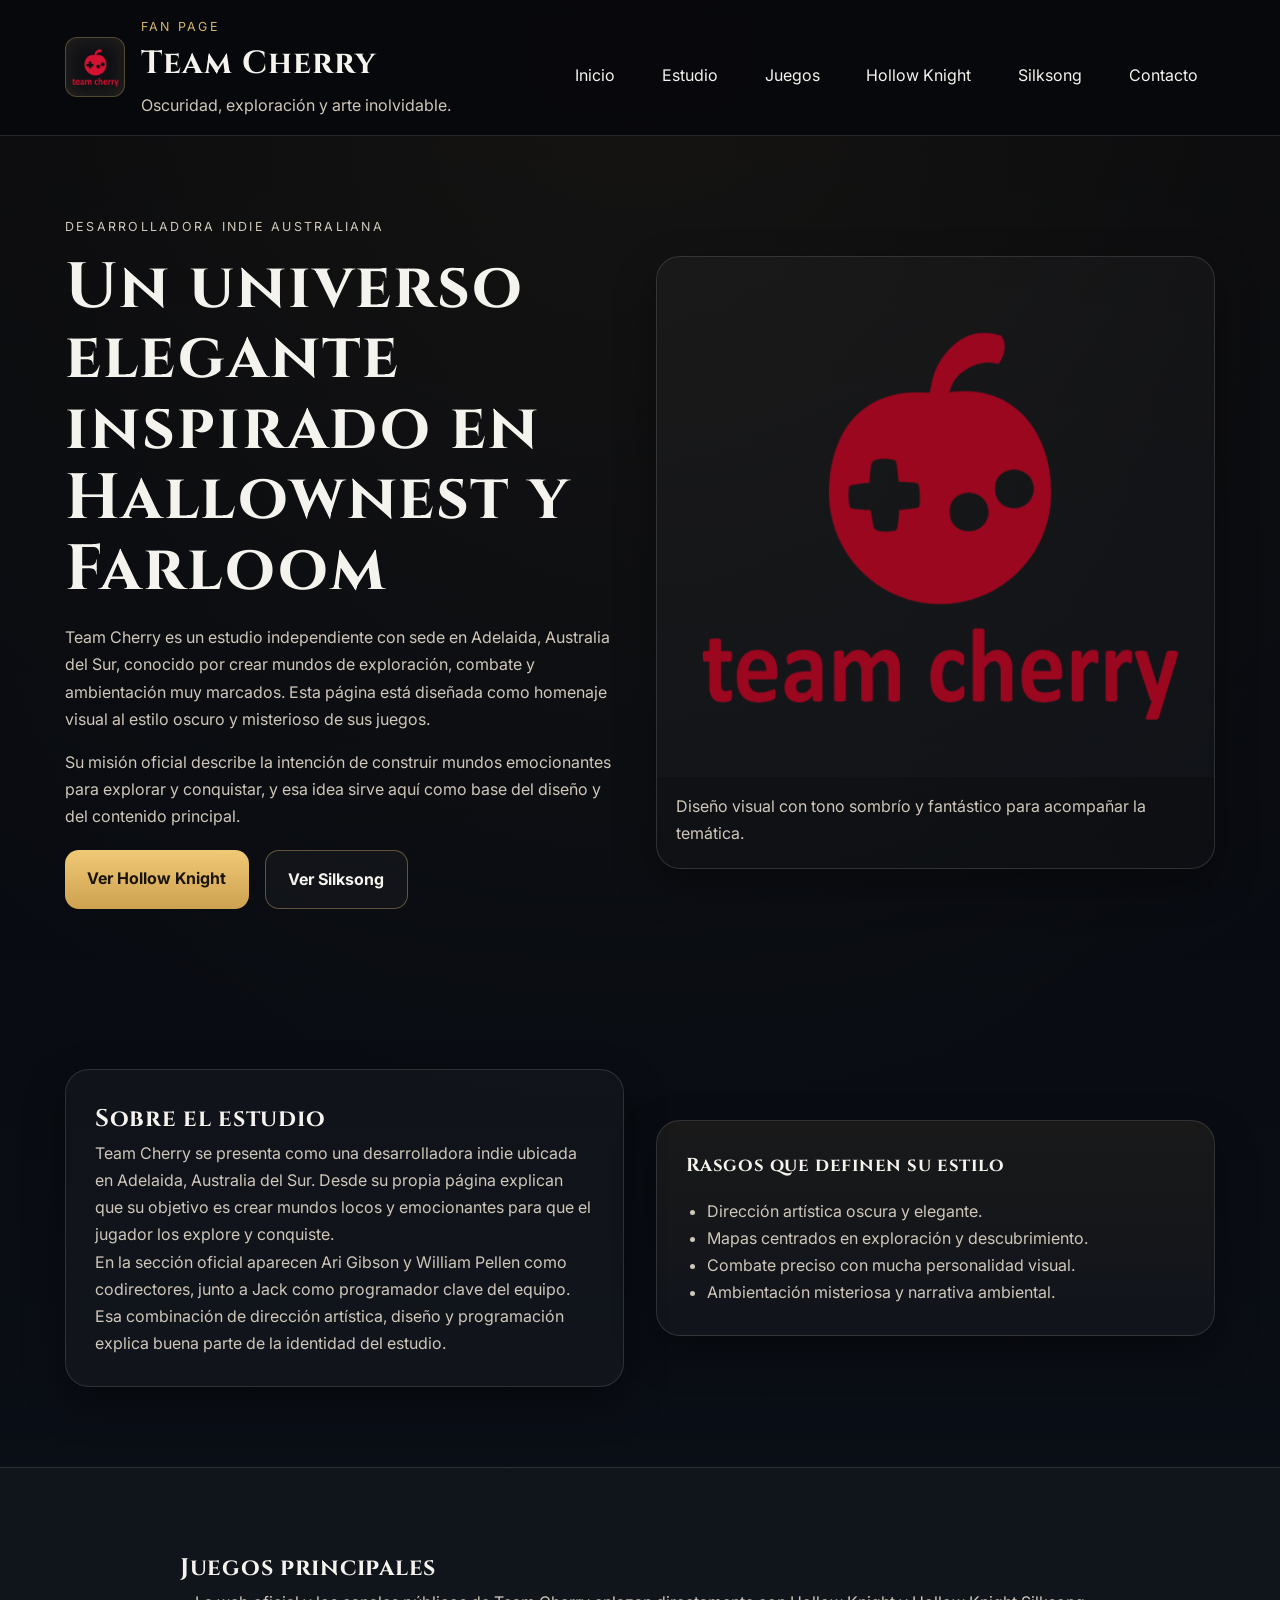
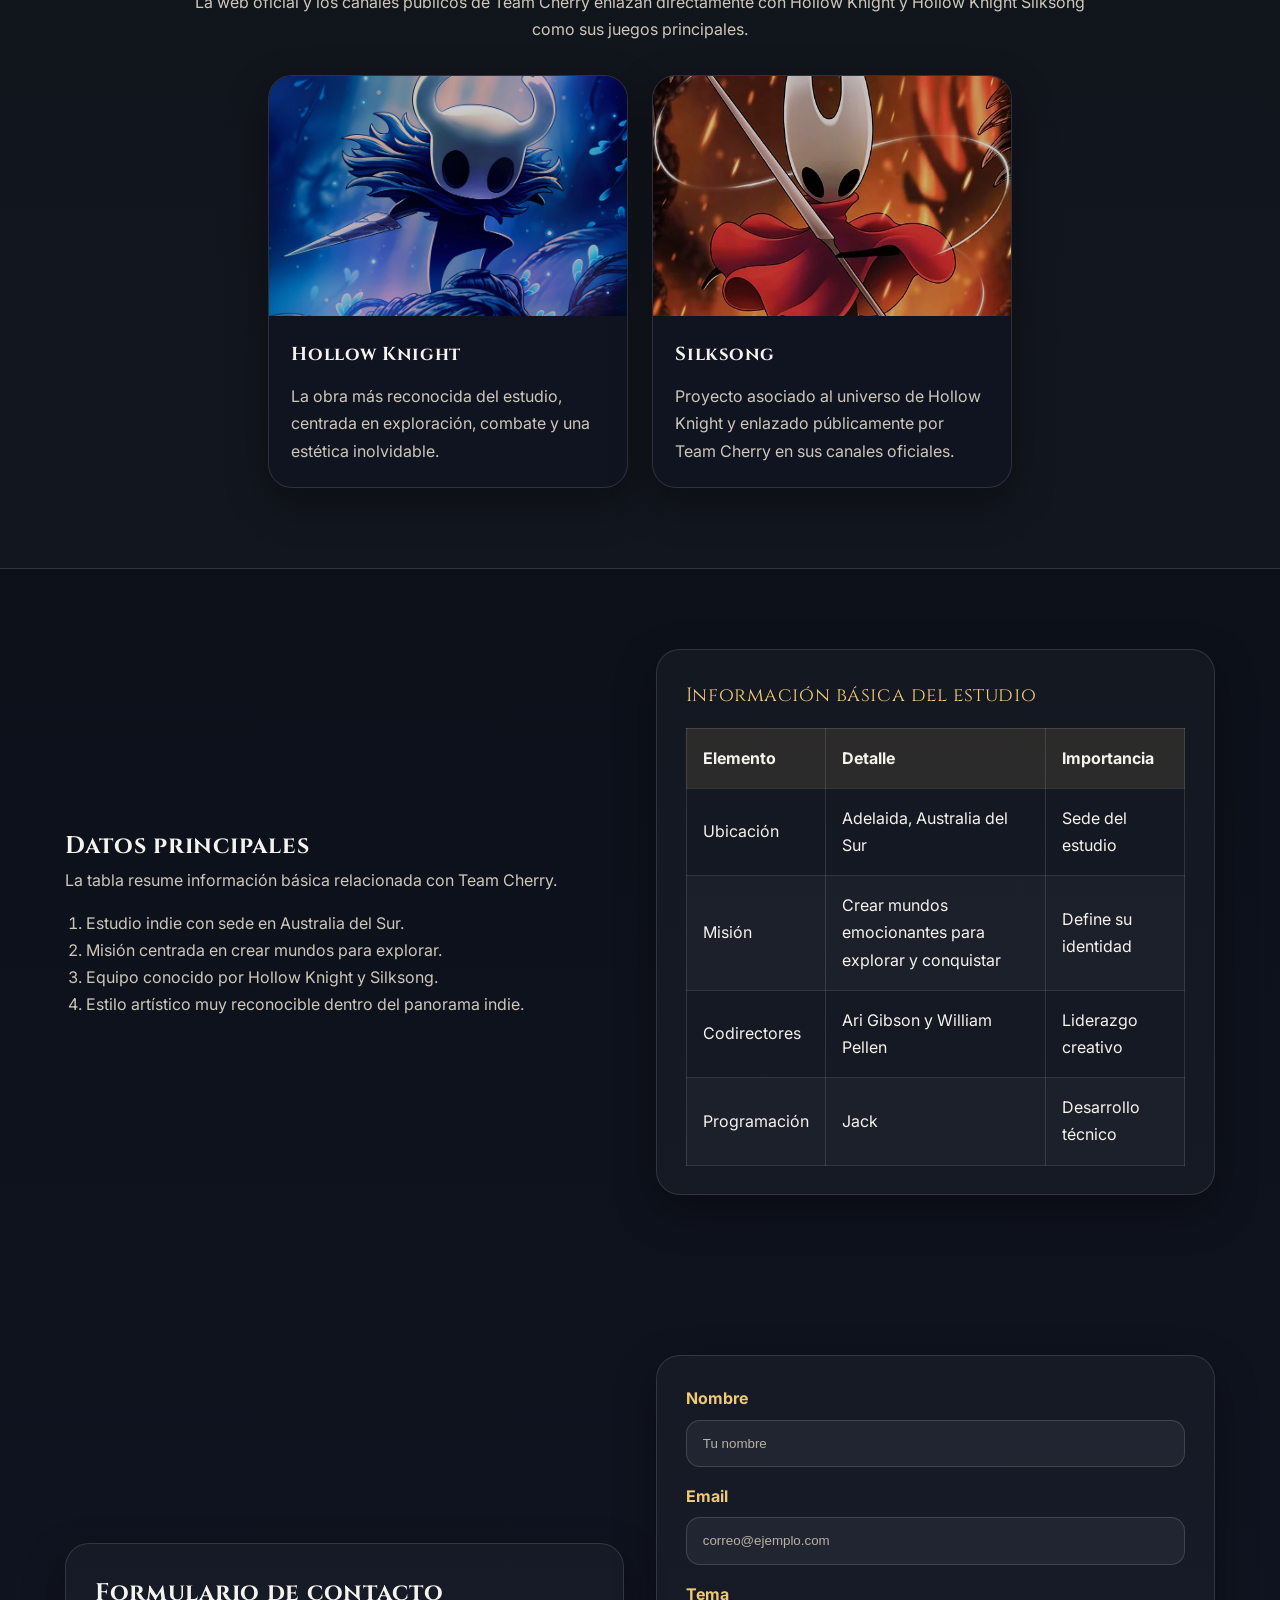
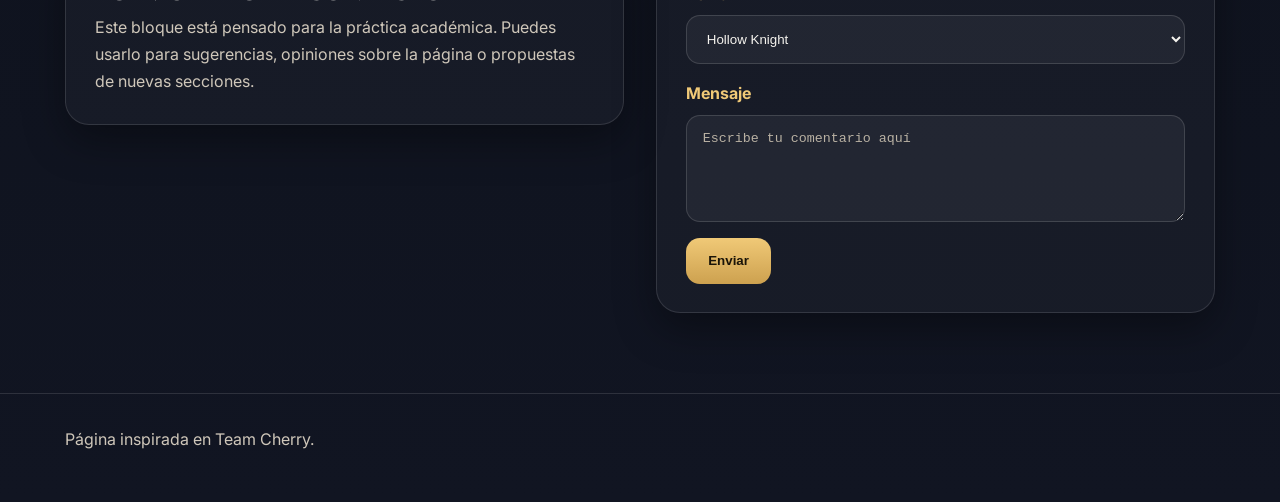
<file: Html/index.html>
<!DOCTYPE html>
<html lang="es">
<head>
  <meta charset="UTF-8">
  <meta name="viewport" content="width=device-width, initial-scale=1.0">
  <meta name="description" content="Página web inspirada en Team Cherry, estudio indie creador de Hollow Knight.">
  <title>Team Cherry | Fan Page</title>
  <link rel="preconnect" href="https://fonts.googleapis.com">
  <link rel="preconnect" href="https://fonts.gstatic.com" crossorigin>
  <link href="https://fonts.googleapis.com/css2?family=Cinzel:wght@600;700&family=Inter:wght@400;500;700&display=swap" rel="stylesheet">
  <link rel="stylesheet" href="../Css/estilos.css">
</head>
<body>
  <a class="skip-link" href="#contenido">Saltar al contenido</a>

  <header class="site-header" id="inicio">
    <div class="container topbar">
      <div class="logo-wrap">
        <img class="header-logo" src="../Imagenes/TeamCherry.png" alt="Logo de Team Cherry" width="60" height="60">
        <div>
          <p class="mini-title">Fan Page</p>
          <h1>Team Cherry</h1>
          <p class="slogan">Oscuridad, exploración y arte inolvidable.</p>
        </div>
      </div>
      <nav class="main-nav" aria-label="Navegación principal">
        <ul>
          <li><a href="index.html">Inicio</a></li>
          <li><a href="#estudio">Estudio</a></li>
          <li><a href="#juegos">Juegos</a></li>
          <li><a href="hollowknight.html">Hollow Knight</a></li>
          <li><a href="silksong.html">Silksong</a></li>
          <li><a href="#contacto">Contacto</a></li>
        </ul>
      </nav>
    </div>
  </header>

  <main id="contenido">
    <section class="hero">
      <div class="container hero-grid">
        <article class="hero-copy">
          <p class="mini-title">Desarrolladora indie australiana</p>
          <h2>Un universo elegante inspirado en Hallownest y Farloom</h2>
          <p>Team Cherry es un estudio independiente con sede en Adelaida, Australia del Sur, conocido por crear mundos de exploración, combate y ambientación muy marcados. Esta página está diseñada como homenaje visual al estilo oscuro y misterioso de sus juegos.</p>
          <p>Su misión oficial describe la intención de construir mundos emocionantes para explorar y conquistar, y esa idea sirve aquí como base del diseño y del contenido principal.</p>
          <div class="hero-actions">
            <a class="btn-primary" href="hollowknight.html">Ver Hollow Knight</a>
            <a class="btn-secondary" href="silksong.html">Ver Silksong</a>
          </div>
        </article>
        <figure class="hero-panel">
          <img src="../Imagenes/TeamCherry.png" alt="Ilustración oscura de estilo fantástico inspirada en una aventura indie" width="900" height="1100" loading="lazy">
          <figcaption>Diseño visual con tono sombrío y fantástico para acompañar la temática.</figcaption>
        </figure>
      </div>
    </section>

    <section class="section" id="estudio">
      <div class="container two-col">
        <article class="panel">
          <h2>Sobre el estudio</h2>
          <p>Team Cherry se presenta como una desarrolladora indie ubicada en Adelaida, Australia del Sur. Desde su propia página explican que su objetivo es crear mundos locos y emocionantes para que el jugador los explore y conquiste.</p>
          <p>En la sección oficial aparecen Ari Gibson y William Pellen como codirectores, junto a Jack como programador clave del equipo. Esa combinación de dirección artística, diseño y programación explica buena parte de la identidad del estudio.</p>
        </article>
        <aside class="panel light-panel">
          <h3>Rasgos que definen su estilo</h3>
          <ul>
            <li>Dirección artística oscura y elegante.</li>
            <li>Mapas centrados en exploración y descubrimiento.</li>
            <li>Combate preciso con mucha personalidad visual.</li>
            <li>Ambientación misteriosa y narrativa ambiental.</li>
          </ul>
        </aside>
      </div>
    </section>

    <section class="section alt-bg" id="juegos">
      <div class="container narrow-block">
        <h2>Juegos principales</h2>
        <p class="section-text centered-text">La web oficial y los canales públicos de Team Cherry enlazan directamente con Hollow Knight y Hollow Knight Silksong como sus juegos principales.</p>
        <div class="cards two-cards">
          <article class="card">
            <img src="../Imagenes/HollowKnight.png" alt="Paisaje oscuro inspirado en una aventura subterránea" width="700" height="420" loading="lazy">
            <div class="card-content">
              <h3>Hollow Knight</h3>
              <p>La obra más reconocida del estudio, centrada en exploración, combate y una estética inolvidable.</p>
            </div>
          </article>
          <article class="card">
            <img src="../Imagenes/Silksong.png" alt="Escenario fantástico con tonos rojos inspirado en una nueva aventura" width="700" height="420" loading="lazy">
            <div class="card-content">
              <h3>Silksong</h3>
              <p>Proyecto asociado al universo de Hollow Knight y enlazado públicamente por Team Cherry en sus canales oficiales.</p>
            </div>
          </article>
        </div>
      </div>
    </section>

    <section class="section" id="tabla">
      <div class="container table-layout">
        <article>
          <h2>Datos principales</h2>
          <p>La tabla resume información básica relacionada con Team Cherry.</p>
          <ol>
            <li>Estudio indie con sede en Australia del Sur.</li>
            <li>Misión centrada en crear mundos para explorar.</li>
            <li>Equipo conocido por Hollow Knight y Silksong.</li>
            <li>Estilo artístico muy reconocible dentro del panorama indie.</li>
          </ol>
        </article>
        <div class="table-wrap">
          <table>
            <caption>Información básica del estudio</caption>
            <thead>
              <tr>
                <th>Elemento</th>
                <th>Detalle</th>
                <th>Importancia</th>
              </tr>
            </thead>
            <tbody>
              <tr>
                <td>Ubicación</td>
                <td>Adelaida, Australia del Sur</td>
                <td>Sede del estudio</td>
              </tr>
              <tr>
                <td>Misión</td>
                <td>Crear mundos emocionantes para explorar y conquistar</td>
                <td>Define su identidad</td>
              </tr>
              <tr>
                <td>Codirectores</td>
                <td>Ari Gibson y William Pellen</td>
                <td>Liderazgo creativo</td>
              </tr>
              <tr>
                <td>Programación</td>
                <td>Jack</td>
                <td>Desarrollo técnico</td>
              </tr>
            </tbody>
          </table>
        </div>
      </div>
    </section>

    <section class="section contact-section" id="contacto">
      <div class="container contact-grid">
        <article class="panel">
          <h2>Formulario de contacto</h2>
          <p>Este bloque está pensado para la práctica académica. Puedes usarlo para sugerencias, opiniones sobre la página o propuestas de nuevas secciones.</p>
        </article>
        <form class="contact-form" action="#" method="post">
          <div class="form-group">
            <label for="nombre">Nombre</label>
            <input type="text" id="nombre" name="nombre" placeholder="Tu nombre" required>
          </div>
          <div class="form-group">
            <label for="email">Email</label>
            <input type="email" id="email" name="email" placeholder="correo@ejemplo.com" required>
          </div>
          <div class="form-group">
            <label for="tema">Tema</label>
            <select id="tema" name="tema">
              <option value="hollowknight">Hollow Knight</option>
              <option value="silksong">Silksong</option>
              <option value="estudio">Sobre el estudio</option>
              <option value="otra">Otra sugerencia</option>
            </select>
          </div>
          <div class="form-group">
            <label for="mensaje">Mensaje</label>
            <textarea id="mensaje" name="mensaje" rows="5" placeholder="Escribe tu comentario aquí"></textarea>
          </div>
          <button type="submit" class="btn-primary">Enviar</button>
        </form>
      </div>
    </section>
  </main>

  <footer class="site-footer">
    <div class="container footer-content">
      <p>Página inspirada en Team Cherry.</p>
    </div>
  </footer>
</body>
</html>
</file>
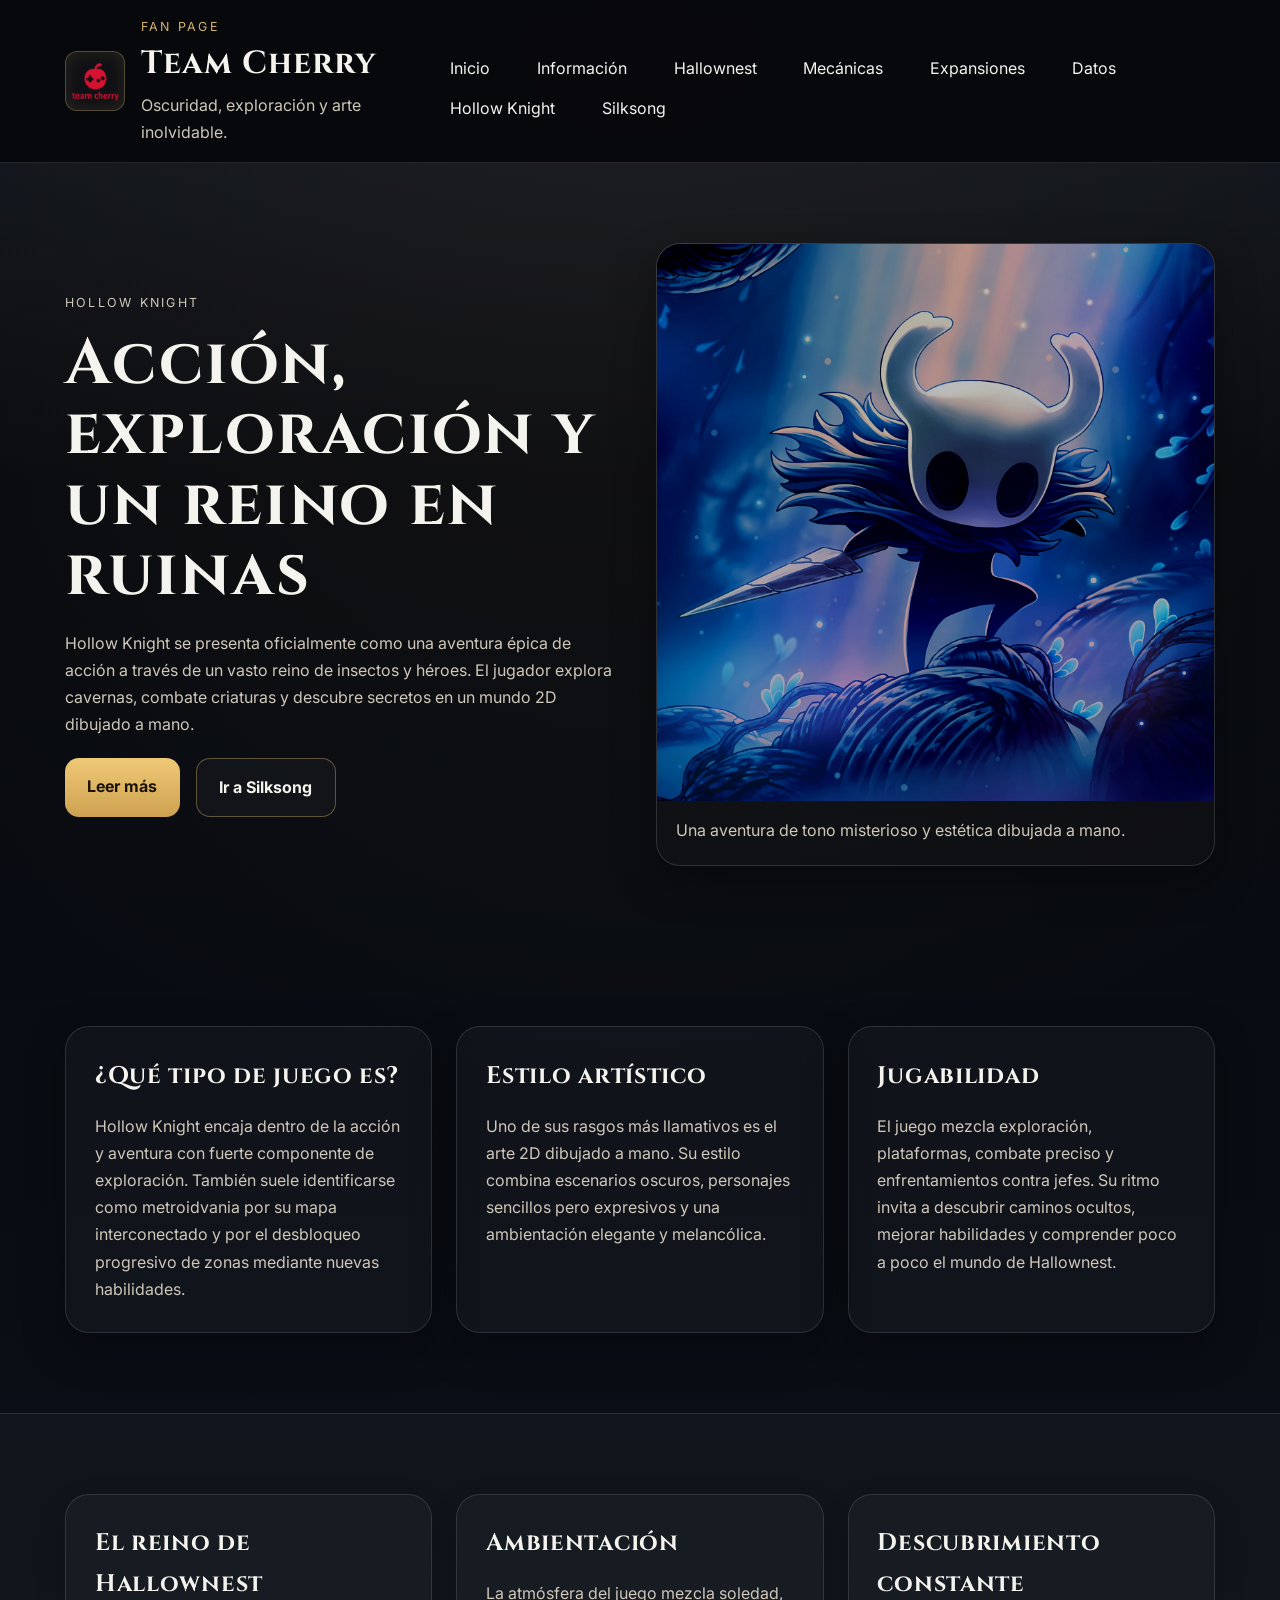
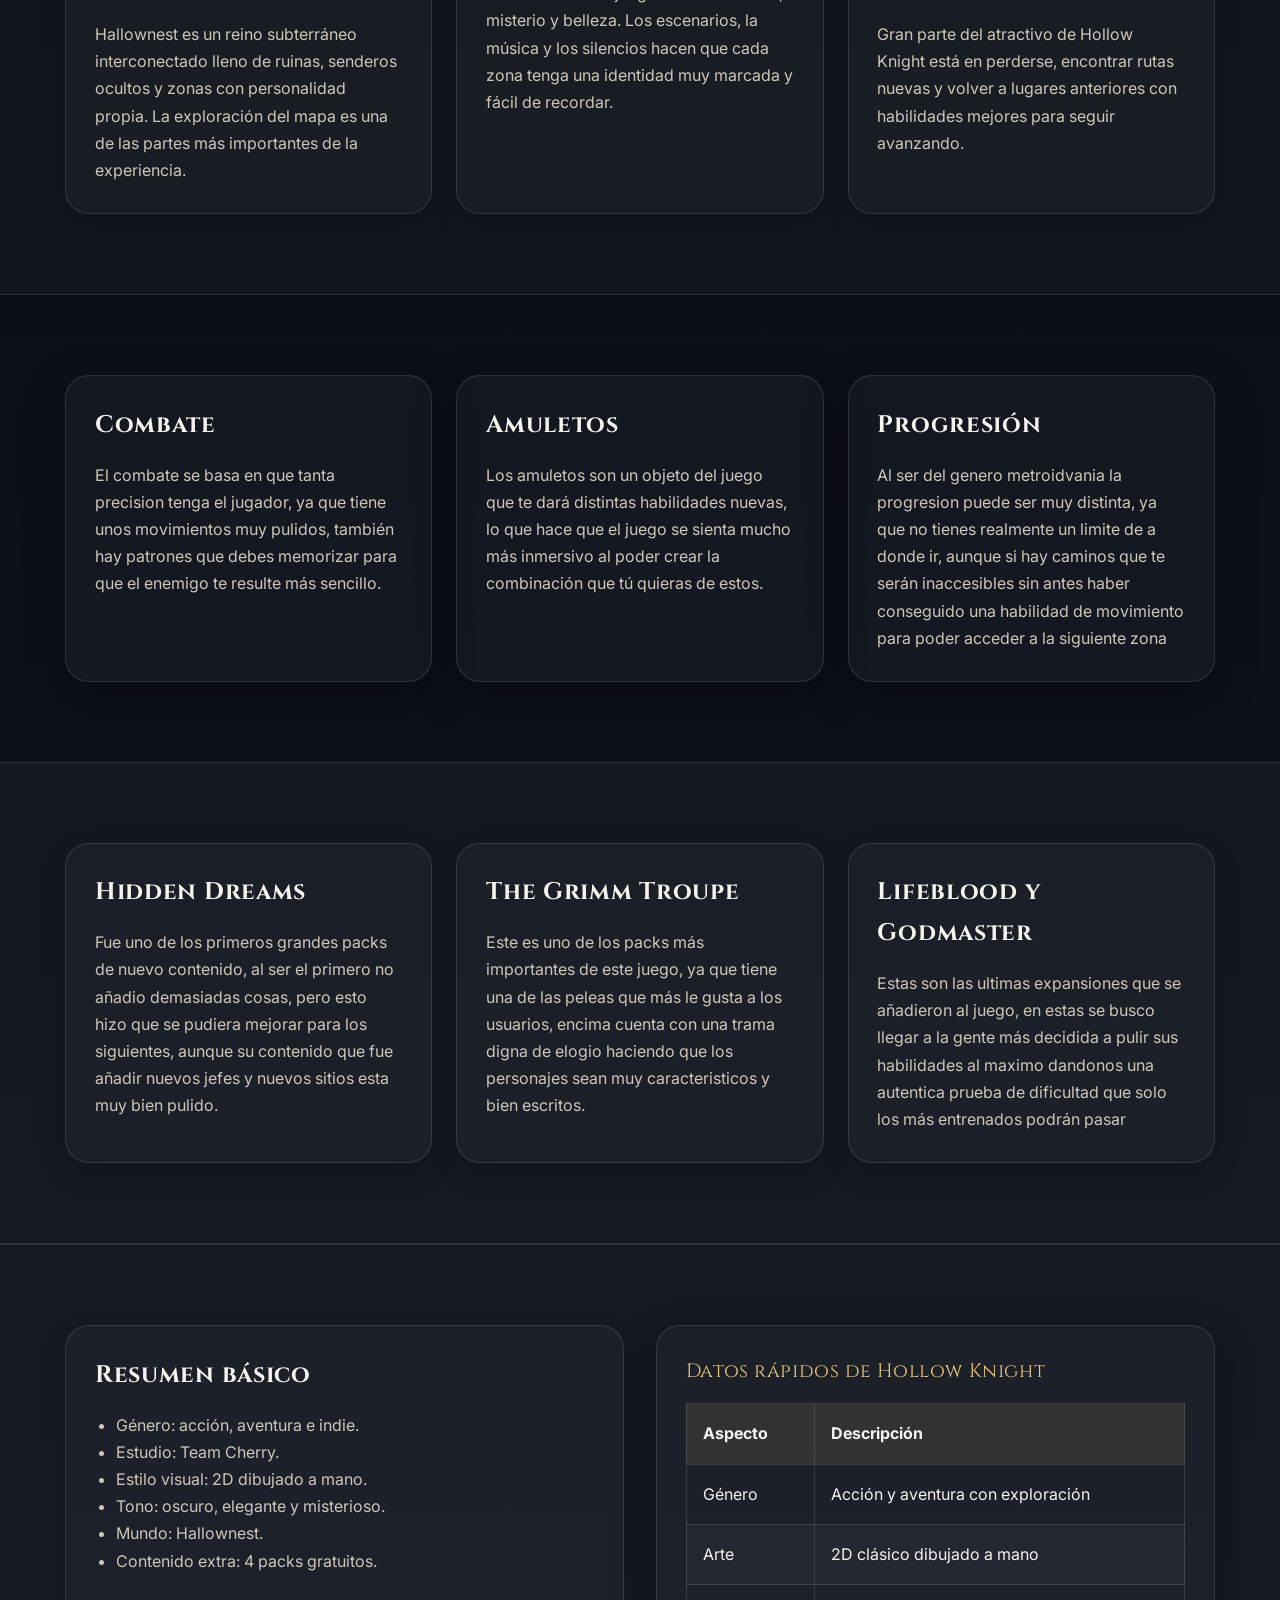
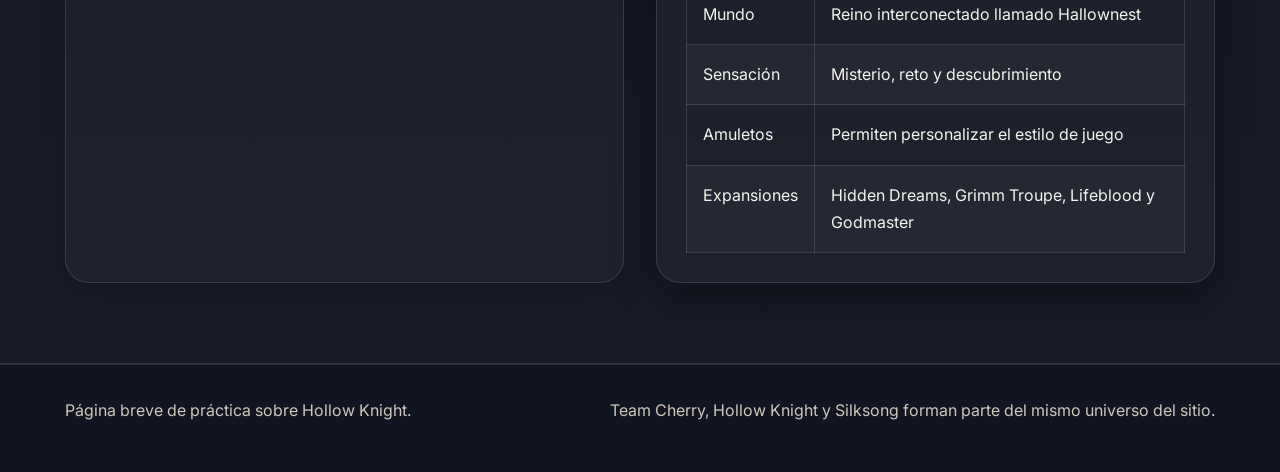
<file: Html/hollowknight.html>
<!DOCTYPE html>
<html lang="es">
<head>
  <meta charset="UTF-8">
  <meta name="viewport" content="width=device-width, initial-scale=1.0">
  <meta name="description" content="Página breve sobre Hollow Knight con información básica del juego.">
  <title>Hollow Knight | Team Cherry Fan Page</title>
  <link rel="preconnect" href="https://fonts.googleapis.com">
  <link rel="preconnect" href="https://fonts.gstatic.com" crossorigin>
  <link href="https://fonts.googleapis.com/css2?family=Cinzel:wght@600;700&family=Inter:wght@400;500;700&display=swap" rel="stylesheet">
  <link rel="stylesheet" href="../Css/estilos.css">
  <link rel="stylesheet" href="../Css/hollowknight.css">
</head>
<body class="hk-page">
  <a class="skip-link" href="#contenido">Saltar al contenido</a>

  <header class="site-header" id="inicio">
    <div class="container topbar">
      <div class="logo-wrap">
        <img class="header-logo" src="../Imagenes/TeamCherry.png" alt="Logo de Team Cherry" width="60" height="60">
        <div>
          <p class="mini-title">Fan Page</p>
          <h1>Team Cherry</h1>
          <p class="slogan">Oscuridad, exploración y arte inolvidable.</p>
        </div>
      </div>
      <nav class="main-nav" aria-label="Navegación principal">
        <ul>
          <li><a href="index.html">Inicio</a></li>
          <li><a href="#info">Información</a></li>
          <li><a href="#hallownest">Hallownest</a></li>
          <li><a href="#mecanicas">Mecánicas</a></li>
          <li><a href="#expansiones">Expansiones</a></li>
          <li><a href="#tabla">Datos</a></li>
          <li><a href="hollowknight.html">Hollow Knight</a></li>
          <li><a href="silksong.html">Silksong</a></li>
        </ul>
      </nav>
    </div>
  </header>

  <main id="contenido">
    <section class="hero hero-game hk-hero short-hero">
      <div class="container hero-grid">
        <article class="hero-copy">
          <p class="mini-title">Hollow Knight</p>
          <h2>Acción, exploración y un reino en ruinas</h2>
          <p>Hollow Knight se presenta oficialmente como una aventura épica de acción a través de un vasto reino de insectos y héroes. El jugador explora cavernas, combate criaturas y descubre secretos en un mundo 2D dibujado a mano.</p>
          <div class="hero-actions">
            <a class="btn-primary" href="#info">Leer más</a>
            <a class="btn-secondary" href="silksong.html">Ir a Silksong</a>
          </div>
        </article>

        <figure class="hero-panel">
          <img src="../Imagenes/HollowKnight.png" alt="Escenario oscuro inspirado en Hollow Knight" width="900" height="1000" loading="lazy">
          <figcaption>Una aventura de tono misterioso y estética dibujada a mano.</figcaption>
        </figure>
      </div>
    </section>

    <section class="section" id="info">
      <div class="container simple-grid">
        <article class="panel">
          <h2>¿Qué tipo de juego es?</h2>
          <p>Hollow Knight encaja dentro de la acción y aventura con fuerte componente de exploración. También suele identificarse como metroidvania por su mapa interconectado y por el desbloqueo progresivo de zonas mediante nuevas habilidades.</p>
        </article>

        <article class="panel">
          <h2>Estilo artístico</h2>
          <p>Uno de sus rasgos más llamativos es el arte 2D dibujado a mano. Su estilo combina escenarios oscuros, personajes sencillos pero expresivos y una ambientación elegante y melancólica.</p>
        </article>

        <article class="panel">
          <h2>Jugabilidad</h2>
          <p>El juego mezcla exploración, plataformas, combate preciso y enfrentamientos contra jefes. Su ritmo invita a descubrir caminos ocultos, mejorar habilidades y comprender poco a poco el mundo de Hallownest.</p>
        </article>
      </div>
    </section>

    <section class="section alt-bg" id="hallownest">
      <div class="container simple-grid">
        <article class="panel">
          <h2>El reino de Hallownest</h2>
          <p>Hallownest es un reino subterráneo interconectado lleno de ruinas, senderos ocultos y zonas con personalidad propia. La exploración del mapa es una de las partes más importantes de la experiencia.</p>
        </article>

        <article class="panel">
          <h2>Ambientación</h2>
          <p>La atmósfera del juego mezcla soledad, misterio y belleza. Los escenarios, la música y los silencios hacen que cada zona tenga una identidad muy marcada y fácil de recordar.</p>
        </article>

        <article class="panel">
          <h2>Descubrimiento constante</h2>
          <p>Gran parte del atractivo de Hollow Knight está en perderse, encontrar rutas nuevas y volver a lugares anteriores con habilidades mejores para seguir avanzando.</p>
        </article>
      </div>
    </section>

    <section class="section" id="mecanicas">
      <div class="container simple-grid">
        <article class="panel">
          <h2>Combate</h2>
          <p>El combate se basa en que tanta precision tenga el jugador, ya que tiene unos movimientos muy pulidos, también hay patrones que debes memorizar para que el enemigo te resulte más sencillo.</p>
			
		</article>

        <article class="panel">
          <h2>Amuletos</h2>
          <p>Los amuletos son un objeto del juego que te dará distintas habilidades nuevas, lo que hace que el juego se sienta mucho más inmersivo al poder crear la combinación que tú quieras de estos.</p>
        </article>

        <article class="panel">
          <h2>Progresión</h2>
          <p>Al ser del genero metroidvania la progresion puede ser muy distinta, ya que no tienes realmente un limite de a donde ir, aunque si hay caminos que te serán inaccesibles sin antes haber conseguido una habilidad de movimiento para poder acceder a la siguiente zona</p>
        </article>
      </div>
    </section>

    <section class="section alt-bg" id="expansiones">
      <div class="container simple-grid">
        <article class="panel">
          <h2>Hidden Dreams</h2>
          <p>Fue uno de los primeros grandes packs de nuevo contenido, al ser el primero no añadio demasiadas cosas, pero esto hizo que se pudiera mejorar para los siguientes, aunque su contenido que fue añadir nuevos jefes y nuevos sitios esta muy bien pulido.</p>
        </article>

        <article class="panel">
          <h2>The Grimm Troupe</h2>
          <p>Este es uno de los packs más importantes de este juego, ya que tiene una de las peleas que más le gusta a los usuarios, encima cuenta con una trama digna de elogio haciendo que los personajes sean muy caracteristicos y bien escritos.</p>
        </article>

        <article class="panel">
          <h2>Lifeblood y Godmaster</h2>
          <p>Estas son las ultimas expansiones que se añadieron al juego, en estas se busco llegar a la gente más decidida a pulir sus habilidades al maximo dandonos una autentica prueba de dificultad que solo los más entrenados podrán pasar</p>
        </article>
      </div>
    </section>

    <section class="section alt-bg" id="tabla">
      <div class="container table-layout">
        <article class="panel info-block">
          <h2>Resumen básico</h2>
          <ul>
            <li>Género: acción, aventura e indie.</li>
            <li>Estudio: Team Cherry.</li>
            <li>Estilo visual: 2D dibujado a mano.</li>
            <li>Tono: oscuro, elegante y misterioso.</li>
            <li>Mundo: Hallownest.</li>
            <li>Contenido extra: 4 packs gratuitos.</li>
          </ul>
        </article>

        <div class="table-wrap">
          <table>
            <caption>Datos rápidos de Hollow Knight</caption>
            <thead>
              <tr>
                <th>Aspecto</th>
                <th>Descripción</th>
              </tr>
            </thead>
            <tbody>
              <tr>
                <td>Género</td>
                <td>Acción y aventura con exploración</td>
              </tr>
              <tr>
                <td>Arte</td>
                <td>2D clásico dibujado a mano</td>
              </tr>
              <tr>
                <td>Mundo</td>
                <td>Reino interconectado llamado Hallownest</td>
              </tr>
              <tr>
                <td>Sensación</td>
                <td>Misterio, reto y descubrimiento</td>
              </tr>
              <tr>
                <td>Amuletos</td>
                <td>Permiten personalizar el estilo de juego</td>
              </tr>
              <tr>
                <td>Expansiones</td>
                <td>Hidden Dreams, Grimm Troupe, Lifeblood y Godmaster</td>
              </tr>
            </tbody>
          </table>
        </div>
      </div>
    </section>
  </main>

  <footer class="site-footer">
    <div class="container footer-content">
      <p>Página breve de práctica sobre Hollow Knight.</p>
      <p>Team Cherry, Hollow Knight y Silksong forman parte del mismo universo del sitio.</p>
    </div>
  </footer>
</body>
</html>
</file>
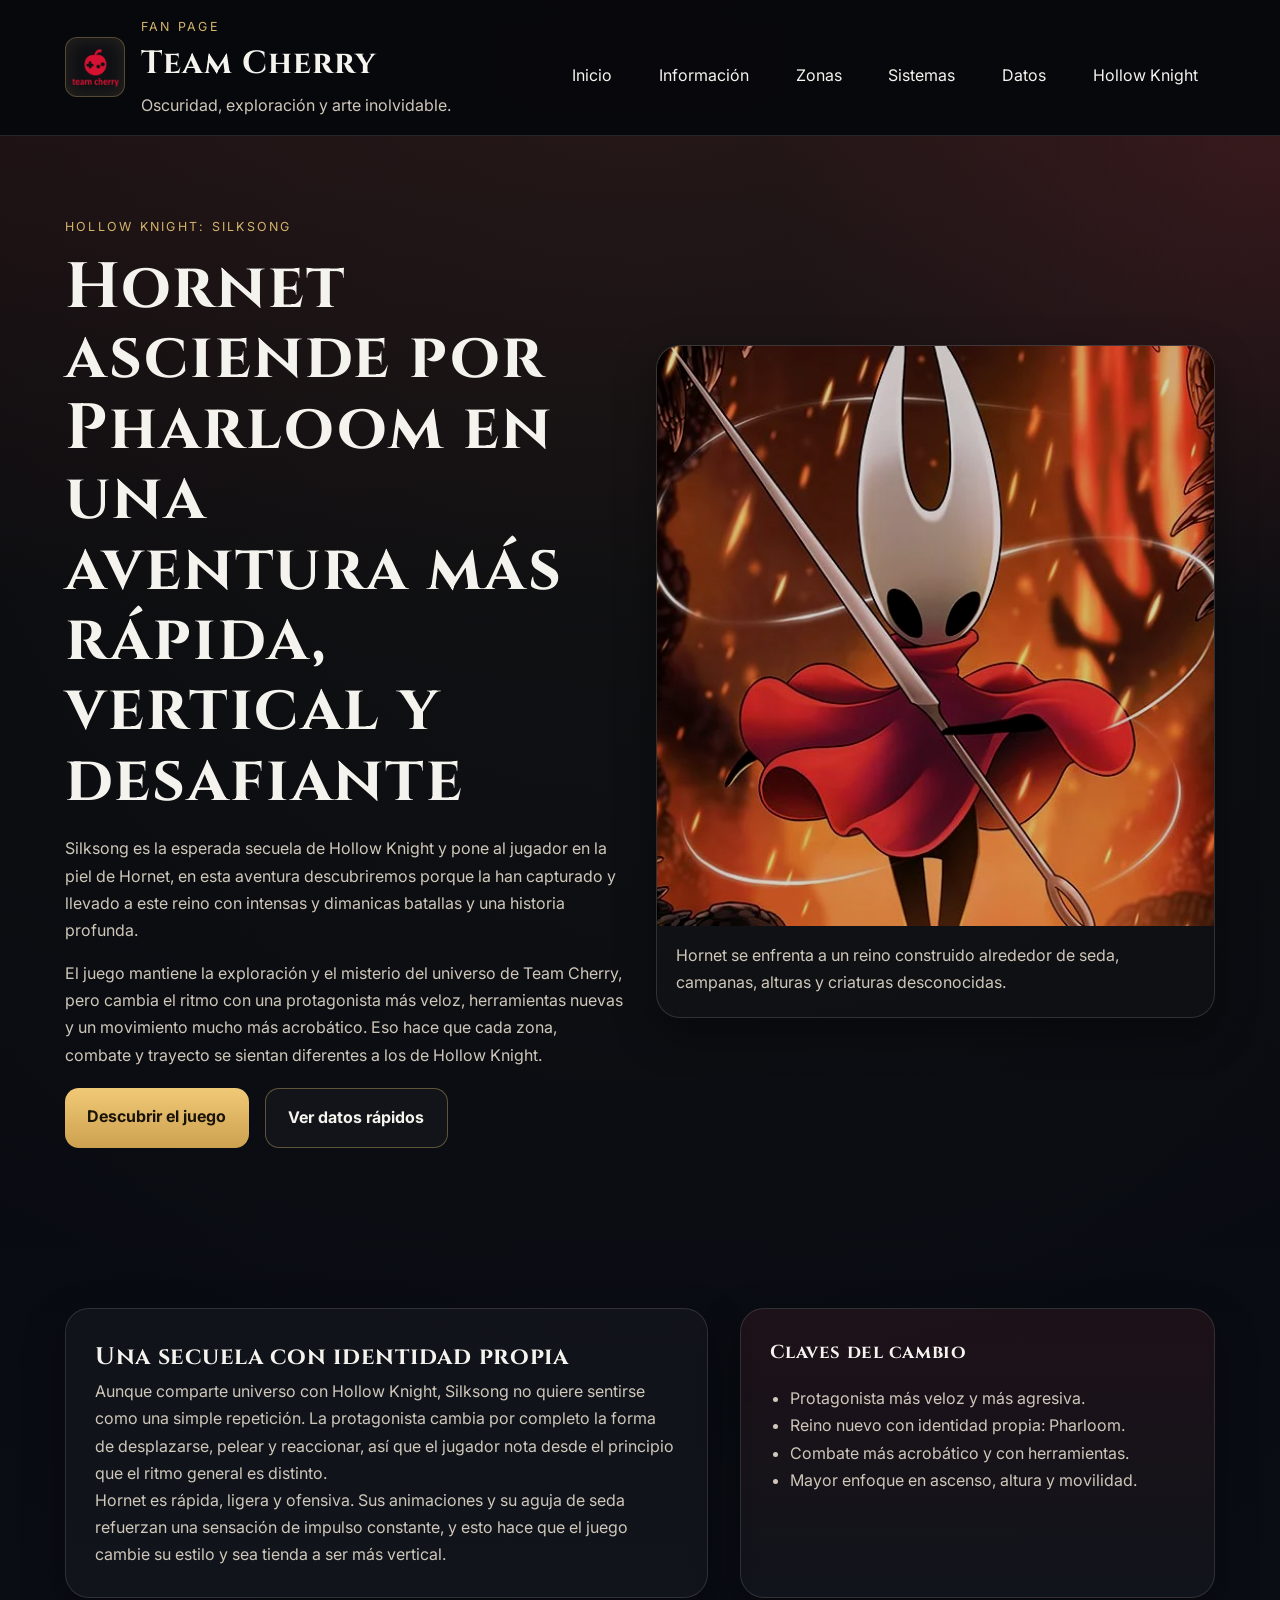
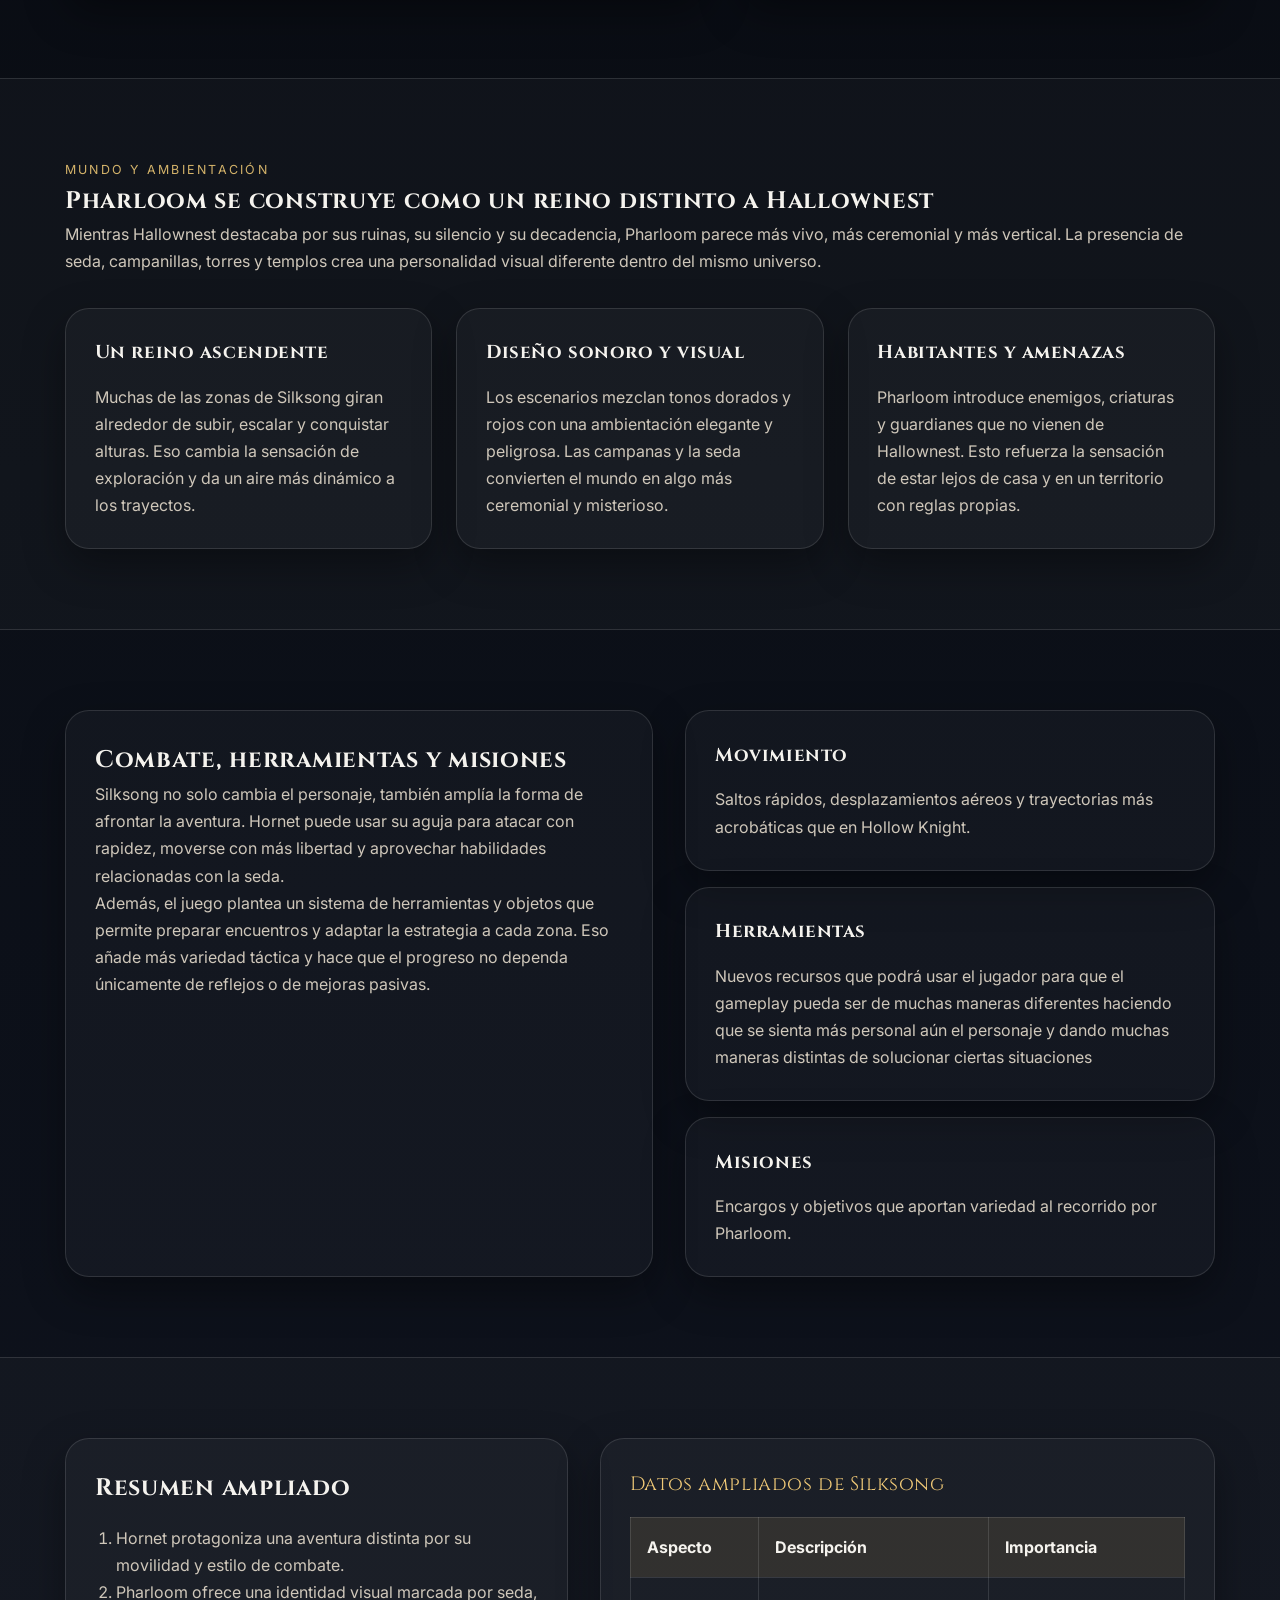
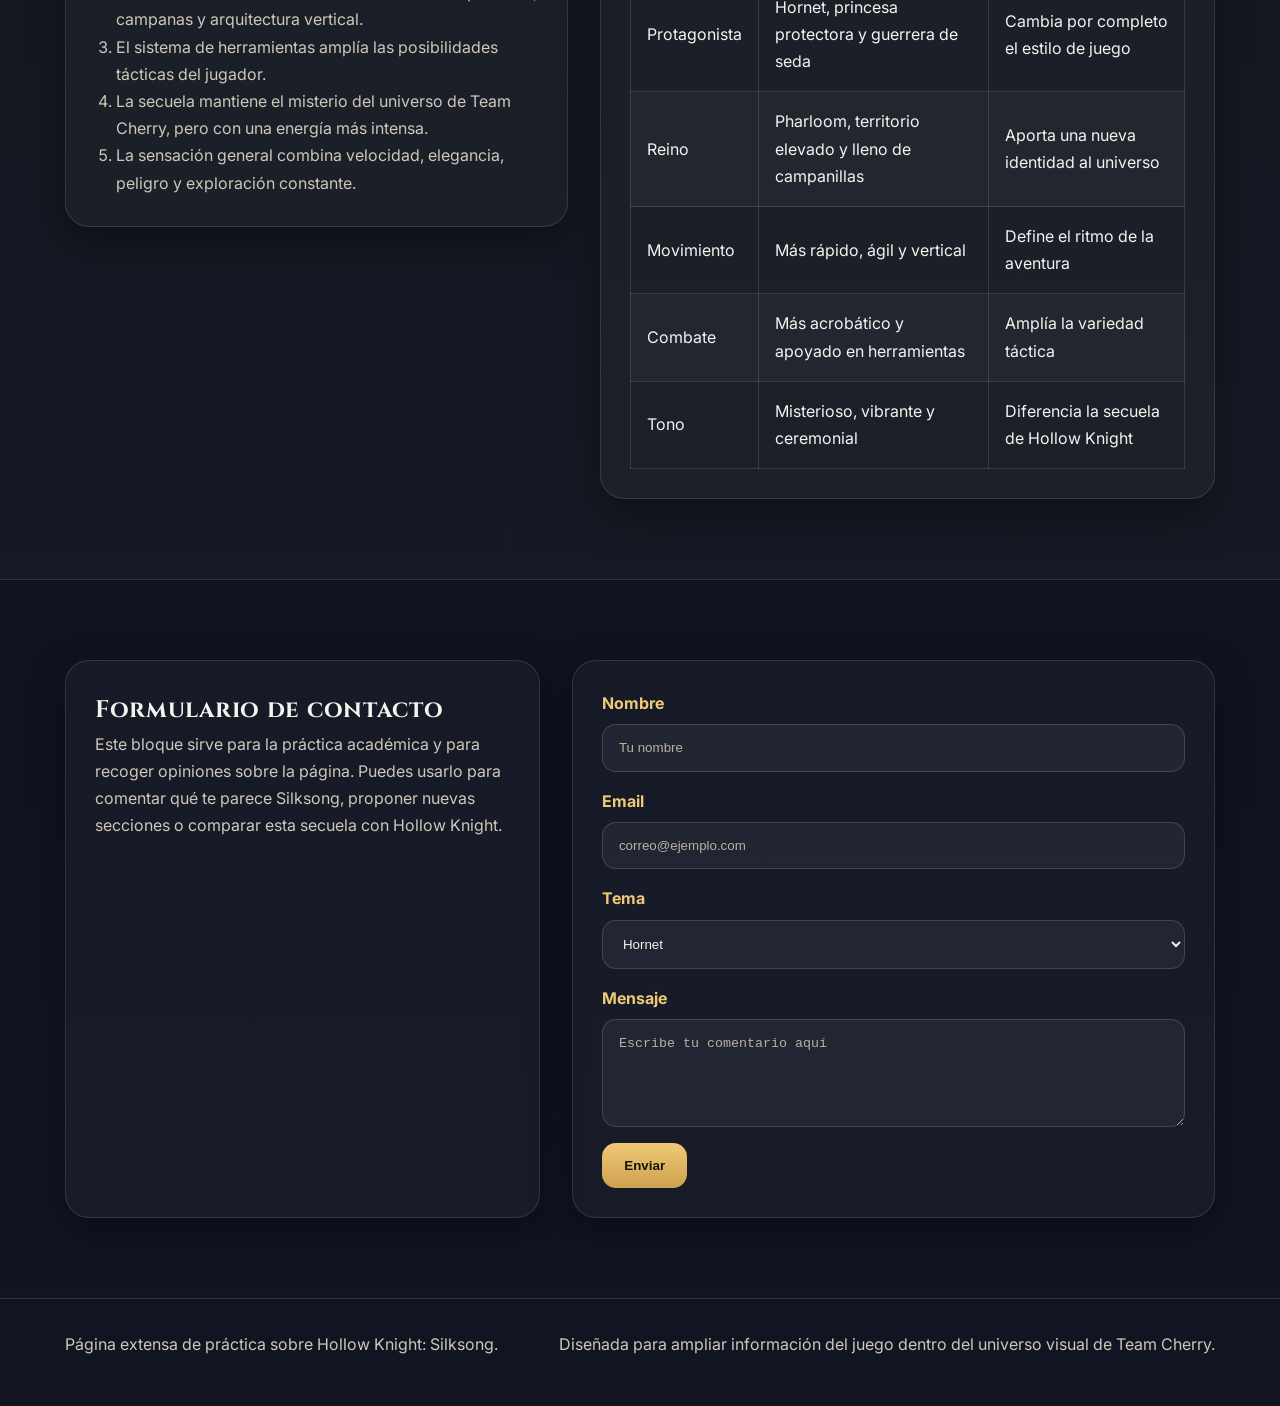
<file: Html/silksong.html>
<!DOCTYPE html>
<html lang="es">
<head>
  <meta charset="UTF-8">
  <meta name="viewport" content="width=device-width, initial-scale=1.0">
  <meta name="description" content="Página extensa sobre Hollow Knight: Silksong con más información sobre Hornet, Pharloom, combate, misiones y ambientación.">
  <title>Silksong | Team Cherry Fan Page</title>
  <link rel="preconnect" href="https://fonts.googleapis.com">
  <link rel="preconnect" href="https://fonts.gstatic.com" crossorigin>
  <link href="https://fonts.googleapis.com/css2?family=Cinzel:wght@600;700&family=Inter:wght@400;500;700&display=swap" rel="stylesheet">
  <link rel="stylesheet" href="../Css/estilos.css">
  <link rel="stylesheet" href="../Css/silksong.css">
</head>
<body class="ss-page">
  <a class="skip-link" href="#contenido">Saltar al contenido</a>

  <header class="site-header" id="inicio">
    <div class="container topbar">
      <div class="logo-wrap">
        <img class="header-logo" src="../Imagenes/TeamCherry.png" alt="Logo de Team Cherry" width="60" height="60">
        <div>
          <p class="mini-title">Fan Page</p>
          <h1>Team Cherry</h1>
          <p class="slogan">Oscuridad, exploración y arte inolvidable.</p>
        </div>
      </div>
      <nav class="main-nav" aria-label="Navegación principal">
        <ul>
          <li><a href="index.html">Inicio</a></li>
          <li><a href="#info">Información</a></li>
          <li><a href="#zonas">Zonas</a></li>
          <li><a href="#sistemas">Sistemas</a></li>
          <li><a href="#tabla">Datos</a></li>
          <li><a href="hollowknight.html">Hollow Knight</a></li>
        </ul>
      </nav>
    </div>
  </header>

  <main id="contenido">
    <section class="hero hero-game ss-hero extended-hero">
      <div class="container hero-grid">
        <article class="hero-copy">
          <p class="mini-title">Hollow Knight: Silksong</p>
          <h2>Hornet asciende por Pharloom en una aventura más rápida, vertical y desafiante</h2>
          <p>Silksong es la esperada secuela de Hollow Knight y pone al jugador en la piel de Hornet, en esta aventura descubriremos porque la han capturado y llevado a este reino con intensas y dimanicas batallas y una historia profunda.</p>
          <p>El juego mantiene la exploración y el misterio del universo de Team Cherry, pero cambia el ritmo con una protagonista más veloz, herramientas nuevas y un movimiento mucho más acrobático. Eso hace que cada zona, combate y trayecto se sientan diferentes a los de Hollow Knight.</p>
          <div class="hero-actions">
            <a class="btn-primary" href="#info">Descubrir el juego</a>
            <a class="btn-secondary" href="#tabla">Ver datos rápidos</a>
          </div>
        </article>

        <figure class="hero-panel">
          <img src="../Imagenes/Silksong.png" alt="Escenario fantástico con tonos rojos inspirado en Silksong" width="900" height="1000" loading="lazy">
          <figcaption>Hornet se enfrenta a un reino construido alrededor de seda, campanas, alturas y criaturas desconocidas.</figcaption>
        </figure>
      </div>
    </section>

    <section class="section" id="info">
      <div class="container intro-layout">
        <article class="panel large-panel">
          <h2>Una secuela con identidad propia</h2>
          <p>Aunque comparte universo con Hollow Knight, Silksong no quiere sentirse como una simple repetición. La protagonista cambia por completo la forma de desplazarse, pelear y reaccionar, así que el jugador nota desde el principio que el ritmo general es distinto.</p>
          <p>Hornet es rápida, ligera y ofensiva. Sus animaciones y su aguja de seda refuerzan una sensación de impulso constante, y esto hace que el juego cambie su estilo y sea tienda a ser más vertical.</p>
        </article>

        <aside class="panel side-panel accent-panel">
          <h3>Claves del cambio</h3>
          <ul>
            <li>Protagonista más veloz y más agresiva.</li>
            <li>Reino nuevo con identidad propia: Pharloom.</li>
            <li>Combate más acrobático y con herramientas.</li>
            <li>Mayor enfoque en ascenso, altura y movilidad.</li>
          </ul>
        </aside>
      </div>
    </section>

    <section class="section alt-bg" id="zonas">
      <div class="container">
        <div class="section-heading">
          <p class="mini-title">Mundo y ambientación</p>
          <h2>Pharloom se construye como un reino distinto a Hallownest</h2>
          <p class="section-text">Mientras Hallownest destacaba por sus ruinas, su silencio y su decadencia, Pharloom parece más vivo, más ceremonial y más vertical. La presencia de seda, campanillas, torres y templos crea una personalidad visual diferente dentro del mismo universo.</p>
        </div>

        <div class="feature-columns">
          <article class="panel feature-card">
            <h3>Un reino ascendente</h3>
            <p>Muchas de las zonas de Silksong giran alrededor de subir, escalar y conquistar alturas. Eso cambia la sensación de exploración y da un aire más dinámico a los trayectos.</p>
          </article>
          <article class="panel feature-card">
            <h3>Diseño sonoro y visual</h3>
            <p>Los escenarios mezclan tonos dorados y rojos con una ambientación elegante y peligrosa. Las campanas y la seda convierten el mundo en algo más ceremonial y misterioso.</p>
          </article>
          <article class="panel feature-card">
            <h3>Habitantes y amenazas</h3>
            <p>Pharloom introduce enemigos, criaturas y guardianes que no vienen de Hallownest. Esto refuerza la sensación de estar lejos de casa y en un territorio con reglas propias.</p>
          </article>
        </div>
      </div>
    </section>

    <section class="section" id="sistemas">
      <div class="container systems-layout">
        <article class="panel systems-main">
          <h2>Combate, herramientas y misiones</h2>
          <p>Silksong no solo cambia el personaje, también amplía la forma de afrontar la aventura. Hornet puede usar su aguja para atacar con rapidez, moverse con más libertad y aprovechar habilidades relacionadas con la seda.</p>
          <p>Además, el juego plantea un sistema de herramientas y objetos que permite preparar encuentros y adaptar la estrategia a cada zona. Eso añade más variedad táctica y hace que el progreso no dependa únicamente de reflejos o de mejoras pasivas.</p>
        </article>

        <div class="systems-stack">
          <article class="panel stack-card">
            <h3>Movimiento</h3>
            <p>Saltos rápidos, desplazamientos aéreos y trayectorias más acrobáticas que en Hollow Knight.</p>
          </article>
          <article class="panel stack-card">
            <h3>Herramientas</h3>
            <p>Nuevos recursos que podrá usar el jugador para que el gameplay pueda ser de muchas maneras diferentes haciendo que se sienta más personal aún el personaje y dando muchas maneras distintas de solucionar ciertas situaciones</p>
          </article>
          <article class="panel stack-card">
            <h3>Misiones</h3>
            <p>Encargos y objetivos que aportan variedad al recorrido por Pharloom.</p>
          </article>
        </div>
      </div>
    </section>

    <section class="section alt-bg" id="tabla">
      <div class="container table-layout expanded-table-layout">
        <article class="panel info-block">
          <h2>Resumen ampliado</h2>
          <ol>
            <li>Hornet protagoniza una aventura distinta por su movilidad y estilo de combate.</li>
            <li>Pharloom ofrece una identidad visual marcada por seda, campanas y arquitectura vertical.</li>
            <li>El sistema de herramientas amplía las posibilidades tácticas del jugador.</li>
            <li>La secuela mantiene el misterio del universo de Team Cherry, pero con una energía más intensa.</li>
            <li>La sensación general combina velocidad, elegancia, peligro y exploración constante.</li>
          </ol>
        </article>

        <div class="table-wrap">
          <table>
            <caption>Datos ampliados de Silksong</caption>
            <thead>
              <tr>
                <th>Aspecto</th>
                <th>Descripción</th>
                <th>Importancia</th>
              </tr>
            </thead>
            <tbody>
              <tr>
                <td>Protagonista</td>
                <td>Hornet, princesa protectora y guerrera de seda</td>
                <td>Cambia por completo el estilo de juego</td>
              </tr>
              <tr>
                <td>Reino</td>
                <td>Pharloom, territorio elevado y lleno de campanillas</td>
                <td>Aporta una nueva identidad al universo</td>
              </tr>
              <tr>
                <td>Movimiento</td>
                <td>Más rápido, ágil y vertical</td>
                <td>Define el ritmo de la aventura</td>
              </tr>
              <tr>
                <td>Combate</td>
                <td>Más acrobático y apoyado en herramientas</td>
                <td>Amplía la variedad táctica</td>
              </tr>
              <tr>
                <td>Tono</td>
                <td>Misterioso, vibrante y ceremonial</td>
                <td>Diferencia la secuela de Hollow Knight</td>
              </tr>
            </tbody>
          </table>
        </div>
      </div>
    </section>

    <section class="section contact-section" id="contacto">
      <div class="container contact-grid ss-contact-grid">
        <article class="panel contact-panel">
          <h2>Formulario de contacto</h2>
          <p>Este bloque sirve para la práctica académica y para recoger opiniones sobre la página. Puedes usarlo para comentar qué te parece Silksong, proponer nuevas secciones o comparar esta secuela con Hollow Knight.</p>
        </article>

        <form class="contact-form" action="#" method="post">
          <div class="form-group">
            <label for="nombre">Nombre</label>
            <input type="text" id="nombre" name="nombre" placeholder="Tu nombre" required>
          </div>
          <div class="form-group">
            <label for="email">Email</label>
            <input type="email" id="email" name="email" placeholder="correo@ejemplo.com" required>
          </div>
          <div class="form-group">
            <label for="tema">Tema</label>
            <select id="tema" name="tema">
              <option value="hornet">Hornet</option>
              <option value="pharloom">Pharloom</option>
              <option value="combate">Combate</option>
              <option value="comparacion">Comparación con Hollow Knight</option>
            </select>
          </div>
          <div class="form-group">
            <label for="mensaje">Mensaje</label>
            <textarea id="mensaje" name="mensaje" rows="5" placeholder="Escribe tu comentario aquí"></textarea>
          </div>
          <button type="submit" class="btn-primary">Enviar</button>
        </form>
      </div>
    </section>
  </main>

  <footer class="site-footer">
    <div class="container footer-content">
      <p>Página extensa de práctica sobre Hollow Knight: Silksong.</p>
      <p>Diseñada para ampliar información del juego dentro del universo visual de Team Cherry.</p>
    </div>
  </footer>
</body>
</html>
</file>
<file: Css/estilos.css>
:root {
  --bg: #07080d;
  --bg-soft: #10131c;
  --surface: #171b26;
  --surface-light: #f4f1ea;
  --surface-muted: #d9d1c1;
  --text: #f5f3ee;
  --text-soft: #cfc7ba;
  --dark-text: #181818;
  --gold: #d4b36a;
  --gold-strong: #f0c977;
  --line: rgba(255, 255, 255, 0.12);
  --shadow: 0 16px 40px rgba(0, 0, 0, 0.35);
}

* {
  box-sizing: border-box;
  margin: 0;
  padding: 0;
}

html {
  scroll-behavior: smooth;
}

body {
  font-family: 'Inter', sans-serif;
  color: var(--text);
  background:
    radial-gradient(circle at top, rgba(212, 179, 106, 0.08), transparent 30%),
    linear-gradient(180deg, #05060a 0%, #0b0f17 45%, #111522 100%);
  line-height: 1.7;
}

img {
  display: block;
  width: 100%;
  height: auto;
}

.container {
  width: min(1150px, 92%);
  margin: 0 auto;
}

.skip-link {
  position: absolute;
  left: -9999px;
}

.skip-link:focus {
  left: 1rem;
  top: 1rem;
  background: #fff;
  color: #000;
  padding: 0.8rem 1rem;
  border-radius: 0.7rem;
  z-index: 999;
}

.site-header {
  position: sticky;
  top: 0;
  z-index: 100;
  background: rgba(7, 8, 13, 0.9);
  backdrop-filter: blur(12px);
  border-bottom: 1px solid var(--line);
}

.topbar {
  display: flex;
  justify-content: space-between;
  align-items: center;
  gap: 2rem;
  padding: 1rem 0;
}

.logo-wrap {
  display: flex;
  align-items: center;
  gap: 1rem;
}

.header-logo {
  width: 60px;
  height: 60px;
  object-fit: cover;
  border-radius: 12px;
  border: 1px solid rgba(212, 179, 106, 0.35);
  box-shadow: inset 0 0 18px rgba(212, 179, 106, 0.12);
  background: rgba(255, 255, 255, 0.04);
  padding: 0.25rem;
}

h1,
h2,
h3,
caption {
  font-family: 'Cinzel', serif;
  letter-spacing: 0.03em;
}

.mini-title {
  text-transform: uppercase;
  letter-spacing: 0.18em;
  color: var(--gold);
  font-size: 0.78rem;
}

.slogan {
  color: var(--text-soft);
}

.main-nav ul {
  list-style: none;
  display: flex;
  flex-wrap: wrap;
  gap: 0.8rem;
}

.main-nav a {
  text-decoration: none;
  color: var(--text);
  padding: 0.75rem 1rem;
  border-radius: 999px;
  border: 1px solid transparent;
  transition: all 0.3s ease;
}

.main-nav a:hover,
.main-nav a:focus {
  color: var(--gold-strong);
  border-color: rgba(212, 179, 106, 0.35);
  background: rgba(255, 255, 255, 0.04);
}

.hero,
.section {
  padding: 5rem 0;
}

.hero-grid,
.two-col,
.table-layout,
.contact-grid {
  display: grid;
  grid-template-columns: repeat(2, 1fr);
  gap: 2rem;
  align-items: center;
}

.hero-copy h2 {
  font-size: clamp(2.4rem, 5vw, 4.6rem);
  line-height: 1.1;
  margin: 0.8rem 0 1.2rem;
}

.hero-copy p {
  color: var(--text-soft);
  margin-bottom: 1rem;
  max-width: 62ch;
}

.hero-actions {
  display: flex;
  flex-wrap: wrap;
  gap: 1rem;
  margin-top: 1.2rem;
}

.hero-panel,
.panel,
.card,
.table-wrap,
.contact-form {
  border: 1px solid var(--line);
  border-radius: 24px;
  overflow: hidden;
  box-shadow: var(--shadow);
}

.hero-panel {
  background: rgba(255, 255, 255, 0.03);
}

.hero-panel img {
  min-height: 520px;
  object-fit: cover;
  filter: brightness(0.72) contrast(1.05);
}

.hero-panel figcaption {
  padding: 1rem 1.2rem 1.3rem;
  color: var(--text-soft);
  background: rgba(0, 0, 0, 0.2);
}

.btn-primary,
.btn-secondary {
  display: inline-block;
  text-decoration: none;
  padding: 0.95rem 1.4rem;
  border-radius: 14px;
  font-weight: 700;
  transition: 0.3s ease;
}

.btn-primary {
  background: linear-gradient(180deg, #f0c977 0%, #cda14f 100%);
  color: #1a1408;
  border: none;
}

.btn-primary:hover {
  transform: translateY(-2px);
  filter: brightness(1.05);
}

.btn-secondary {
  border: 1px solid rgba(212, 179, 106, 0.4);
  color: var(--text);
  background: rgba(255, 255, 255, 0.03);
}

.btn-secondary:hover {
  color: var(--gold-strong);
  background: rgba(255, 255, 255, 0.06);
}

.panel,
.contact-form,
.table-wrap {
  padding: 1.8rem;
  background: rgba(255, 255, 255, 0.03);
}

.light-panel {
  background: linear-gradient(180deg, rgba(212, 179, 106, 0.08), rgba(255, 255, 255, 0.03));
}

.panel p,
.panel li,
.section-text,
.table-layout p,
.table-layout li {
  color: var(--text-soft);
}

ul,
ol {
  padding-left: 1.3rem;
  margin-top: 1rem;
}

.alt-bg {
  background: rgba(255, 255, 255, 0.025);
  border-top: 1px solid var(--line);
  border-bottom: 1px solid var(--line);
}

.cards {
  margin-top: 2rem;
  display: grid;
  grid-template-columns: repeat(3, 1fr);
  gap: 1.5rem;
}

.narrow-block {
  max-width: 920px;
}

.centered-text {
  text-align: center;
  margin-left: auto;
  margin-right: auto;
}

.two-cards {
  grid-template-columns: repeat(2, minmax(280px, 360px));
  justify-content: center;
}

.card {
  background: #0f1420;
}

.card img {
  height: 240px;
  object-fit: cover;
  filter: brightness(0.8);
}

.card-content {
  padding: 1.4rem;
}

.card-content p {
  color: var(--text-soft);
  margin-top: 0.8rem;
}

.card:hover {
  transform: translateY(-4px);
  transition: transform 0.3s ease;
}

table {
  width: 100%;
  border-collapse: collapse;
}

caption {
  text-align: left;
  margin-bottom: 1rem;
  color: var(--gold-strong);
  font-size: 1.2rem;
}

th,
td {
  border: 1px solid rgba(255, 255, 255, 0.12);
  padding: 1rem;
  text-align: left;
}

thead {
  background: rgba(212, 179, 106, 0.12);
}

tbody tr:nth-child(even) {
  background: rgba(255, 255, 255, 0.03);
}

.form-group {
  display: flex;
  flex-direction: column;
  margin-bottom: 1rem;
}

label {
  margin-bottom: 0.45rem;
  font-weight: 700;
  color: var(--gold-strong);
}

input,
select,
textarea {
  background: rgba(255, 255, 255, 0.05);
  border: 1px solid rgba(255, 255, 255, 0.14);
  border-radius: 14px;
  padding: 0.95rem 1rem;
  color: var(--text);
}

input::placeholder,
textarea::placeholder {
  color: #b9b1a3;
}

input:focus,
select:focus,
textarea:focus {
  outline: 2px solid rgba(240, 201, 119, 0.7);
  border-color: rgba(240, 201, 119, 0.7);
}

.site-footer {
  border-top: 1px solid var(--line);
  padding: 2rem 0 3rem;
}

.footer-content {
  display: flex;
  justify-content: space-between;
  gap: 1rem;
  flex-wrap: wrap;
  color: var(--text-soft);
}

@media (max-width: 950px) {
  .topbar,
  .hero-grid,
  .two-col,
  .table-layout,
  .contact-grid,
  .cards {
    grid-template-columns: 1fr;
    display: grid;
  }

  .topbar {
    justify-items: center;
    text-align: center;
  }

  .logo-wrap {
    flex-direction: column;
  }

  .main-nav ul,
  .hero-actions {
    justify-content: center;
  }
}

@media (max-width: 600px) {
  .hero,
  .section {
    padding: 3.5rem 0;
  }

  .hero-copy h2 {
    font-size: 2.2rem;
  }

  .hero-panel img {
    min-height: 360px;
  }

  th,
  td {
    padding: 0.8rem;
    font-size: 0.95rem;
  }

  .footer-content {
    flex-direction: column;
    text-align: center;
  }
}

.hero-game .hero-panel img {
  min-height: 540px;
}

.hk-hero {
  background: linear-gradient(180deg, rgba(120, 150, 205, 0.08), transparent 40%);
}

.ss-hero {
  background: linear-gradient(180deg, rgba(180, 60, 70, 0.12), transparent 40%);
}
</file>
<file: Css/hollowknight.css>
.hk-page .hero-game {
  padding: 5rem 0;
}

.hk-page .hk-hero {
  background: linear-gradient(180deg, rgba(120, 150, 205, 0.08), transparent 40%);
}

.hk-page .short-hero .hero-panel img {
  min-height: 540px;
}

.hk-page .simple-grid {
  display: grid;
  grid-template-columns: repeat(3, 1fr);
  gap: 1.5rem;
}

.hk-page .simple-grid .panel h2 {
  margin-bottom: 1rem;
}

.hk-page .simple-grid .panel p,
.hk-page .info-block li {
  color: var(--text-soft);
}

.hk-page .info-block ul {
  padding-left: 1.3rem;
  margin-top: 1rem;
}

.hk-page .table-layout {
  display: grid;
  grid-template-columns: repeat(2, 1fr);
  gap: 2rem;
  align-items: center;
}

.hk-page .table-wrap {
  padding: 1.8rem;
}

.hk-page caption {
  margin-bottom: 1rem;
}

.hk-page th,
.hk-page td {
  padding: 1rem;
  text-align: left;
}

/* Añadido */
.hk-page .panel {
  min-height: 100%;
}

.hk-page .panel p {
  line-height: 1.7;
}

.hk-page .section.alt-bg .panel {
  box-shadow: 0 10px 30px rgba(0, 0, 0, 0.12);
}

.hk-page .table-wrap table {
  width: 100%;
  border-collapse: collapse;
}

.hk-page .table-wrap tbody tr:not(:last-child) {
  border-bottom: 1px solid rgba(255, 255, 255, 0.08);
}

.hk-page .table-wrap td,
.hk-page .table-wrap th {
  vertical-align: top;
}

@media (max-width: 950px) {
  .hk-page .simple-grid,
  .hk-page .table-layout {
    grid-template-columns: 1fr;
  }
}

@media (max-width: 600px) {
  .hk-page .hero-game {
    padding: 3.5rem 0;
  }

  .hk-page .short-hero .hero-panel img {
    min-height: 360px;
  }

  .hk-page th,
  .hk-page td {
    padding: 0.8rem;
    font-size: 0.95rem;
  }
}
</file>
<file: Css/silksong.css>
/* ── Cabecera idéntica al index ── */

.ss-page .site-header {
  position: sticky;
  top: 0;
  z-index: 100;
  background: rgba(7, 8, 13, 0.9);
  backdrop-filter: blur(12px);
  border-bottom: 1px solid var(--line);
}

.ss-page .topbar {
  display: flex;
  justify-content: space-between;
  align-items: center;
  gap: 2rem;
  padding: 1rem 0;
}

.ss-page .logo-wrap {
  display: flex;
  align-items: center;
  gap: 1rem;
}

.ss-page .header-logo {
  width: 60px;
  height: 60px;
  object-fit: cover;
  border-radius: 12px;
  border: 1px solid rgba(212, 179, 106, 0.35);
  box-shadow: inset 0 0 18px rgba(212, 179, 106, 0.12);
  background: rgba(255, 255, 255, 0.04);
  padding: 0.25rem;
}

.ss-page .mini-title {
  text-transform: uppercase;
  letter-spacing: 0.18em;
  color: var(--gold);
  font-size: 0.78rem;
}

.ss-page h1,
.ss-page h2,
.ss-page h3,
.ss-page caption {
  font-family: 'Cinzel', serif;
  letter-spacing: 0.03em;
}

.ss-page .slogan {
  color: var(--text-soft);
}

.ss-page .main-nav ul {
  list-style: none;
  display: flex;
  flex-wrap: wrap;
  gap: 0.8rem;
}

.ss-page .main-nav a {
  text-decoration: none;
  color: var(--text);
  padding: 0.75rem 1rem;
  border-radius: 999px;
  border: 1px solid transparent;
  transition: all 0.3s ease;
}

.ss-page .main-nav a:hover,
.ss-page .main-nav a:focus {
  color: var(--gold-strong);
  border-color: rgba(212, 179, 106, 0.35);
  background: rgba(255, 255, 255, 0.04);
}

/* ── Hero ampliado ── */

.ss-page .hero-game {
  padding: 5rem 0;
}

.ss-page .ss-hero {
  background:
    radial-gradient(circle at top right, rgba(180, 60, 70, 0.16), transparent 30%),
    linear-gradient(180deg, rgba(180, 60, 70, 0.1), transparent 42%);
}

.ss-page .extended-hero .hero-copy h2 {
  max-width: 12ch;
}

.ss-page .extended-hero .hero-panel img {
  min-height: 580px;
  object-fit: cover;
  filter: brightness(0.82) contrast(1.04) saturate(1.05);
}

/* ── Bloque inicial ── */

.ss-page .intro-layout {
  display: grid;
  grid-template-columns: 1.15fr 0.85fr;
  gap: 2rem;
  align-items: stretch;
}

.ss-page .large-panel,
.ss-page .side-panel,
.ss-page .feature-card,
.ss-page .systems-main,
.ss-page .stack-card,
.ss-page .contact-panel {
  min-height: 100%;
}

.ss-page .accent-panel {
  background: linear-gradient(180deg, rgba(180, 60, 70, 0.12), rgba(255, 255, 255, 0.03));
}

.ss-page .side-panel ul,
.ss-page .info-block ol {
  padding-left: 1.3rem;
  margin-top: 1rem;
}

/* ── Zonas y ambientación ── */

.ss-page .section-heading {
  margin-bottom: 2rem;
}

.ss-page .feature-columns {
  display: grid;
  grid-template-columns: repeat(3, 1fr);
  gap: 1.5rem;
}

.ss-page .feature-card h3,
.ss-page .stack-card h3 {
  margin-bottom: 0.9rem;
}

/* ── Sistemas ── */

.ss-page .systems-layout {
  display: grid;
  grid-template-columns: 1fr 0.9fr;
  gap: 2rem;
  align-items: start;
}

.ss-page .systems-stack {
  display: grid;
  gap: 1rem;
}

.ss-page .stack-card {
  background: rgba(255, 255, 255, 0.03);
}

/* ── Tabla ampliada ── */

.ss-page .expanded-table-layout {
  display: grid;
  grid-template-columns: 0.9fr 1.1fr;
  gap: 2rem;
  align-items: start;
}

.ss-page .table-wrap {
  padding: 1.8rem;
}

.ss-page caption {
  margin-bottom: 1rem;
}

.ss-page th,
.ss-page td {
  padding: 1rem;
  text-align: left;
}

/* ── Contacto ── */

.ss-page .ss-contact-grid {
  display: grid;
  grid-template-columns: 0.85fr 1.15fr;
  gap: 2rem;
  align-items: start;
}

/* ── Responsive ── */

@media (max-width: 950px) {
  .ss-page .topbar,
  .ss-page .intro-layout,
  .ss-page .feature-columns,
  .ss-page .systems-layout,
  .ss-page .expanded-table-layout,
  .ss-page .ss-contact-grid {
    grid-template-columns: 1fr;
    display: grid;
  }

  .ss-page .topbar {
    flex-direction: column;
    justify-items: center;
    text-align: center;
  }

  .ss-page .logo-wrap {
    flex-direction: column;
  }

  .ss-page .main-nav ul {
    justify-content: center;
  }
}

@media (max-width: 600px) {
  .ss-page .hero-game {
    padding: 3.5rem 0;
  }

  .ss-page .extended-hero .hero-panel img {
    min-height: 360px;
  }

  .ss-page th,
  .ss-page td {
    padding: 0.8rem;
    font-size: 0.95rem;
  }
}
</file>
